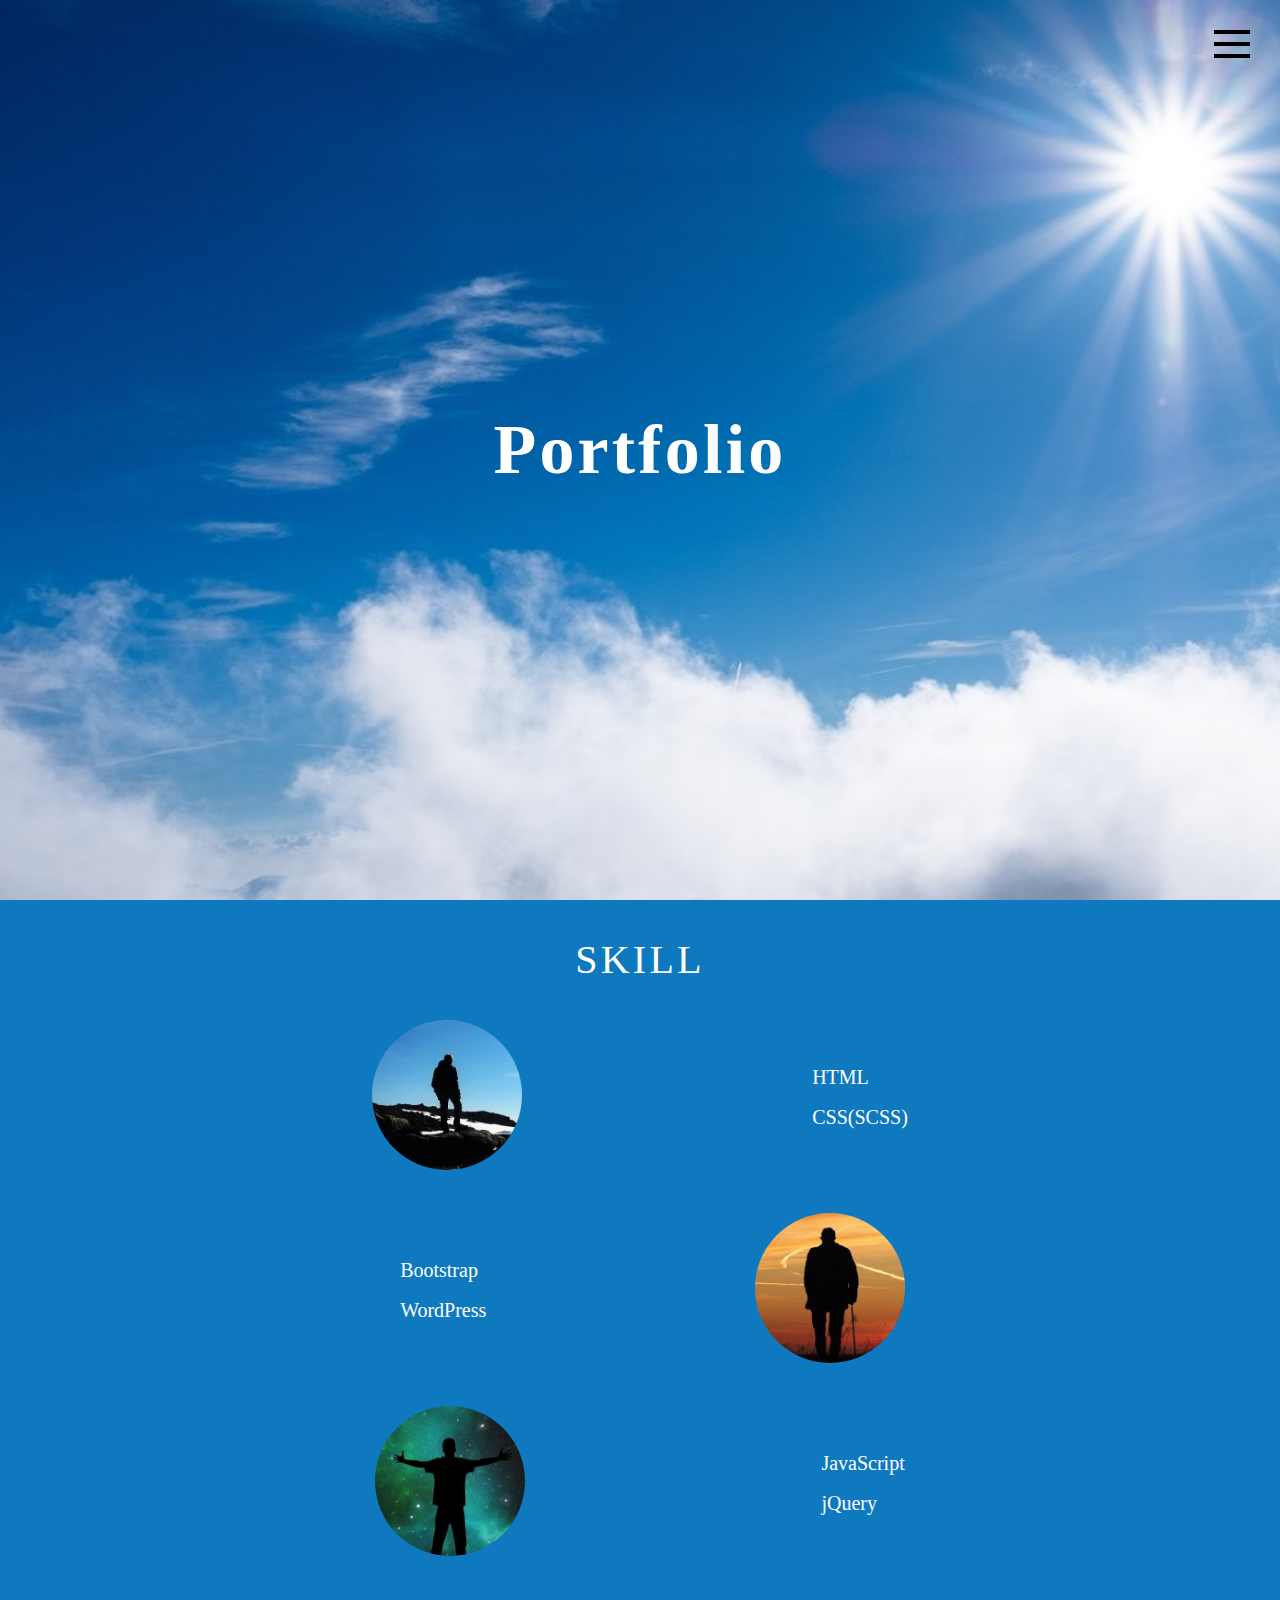
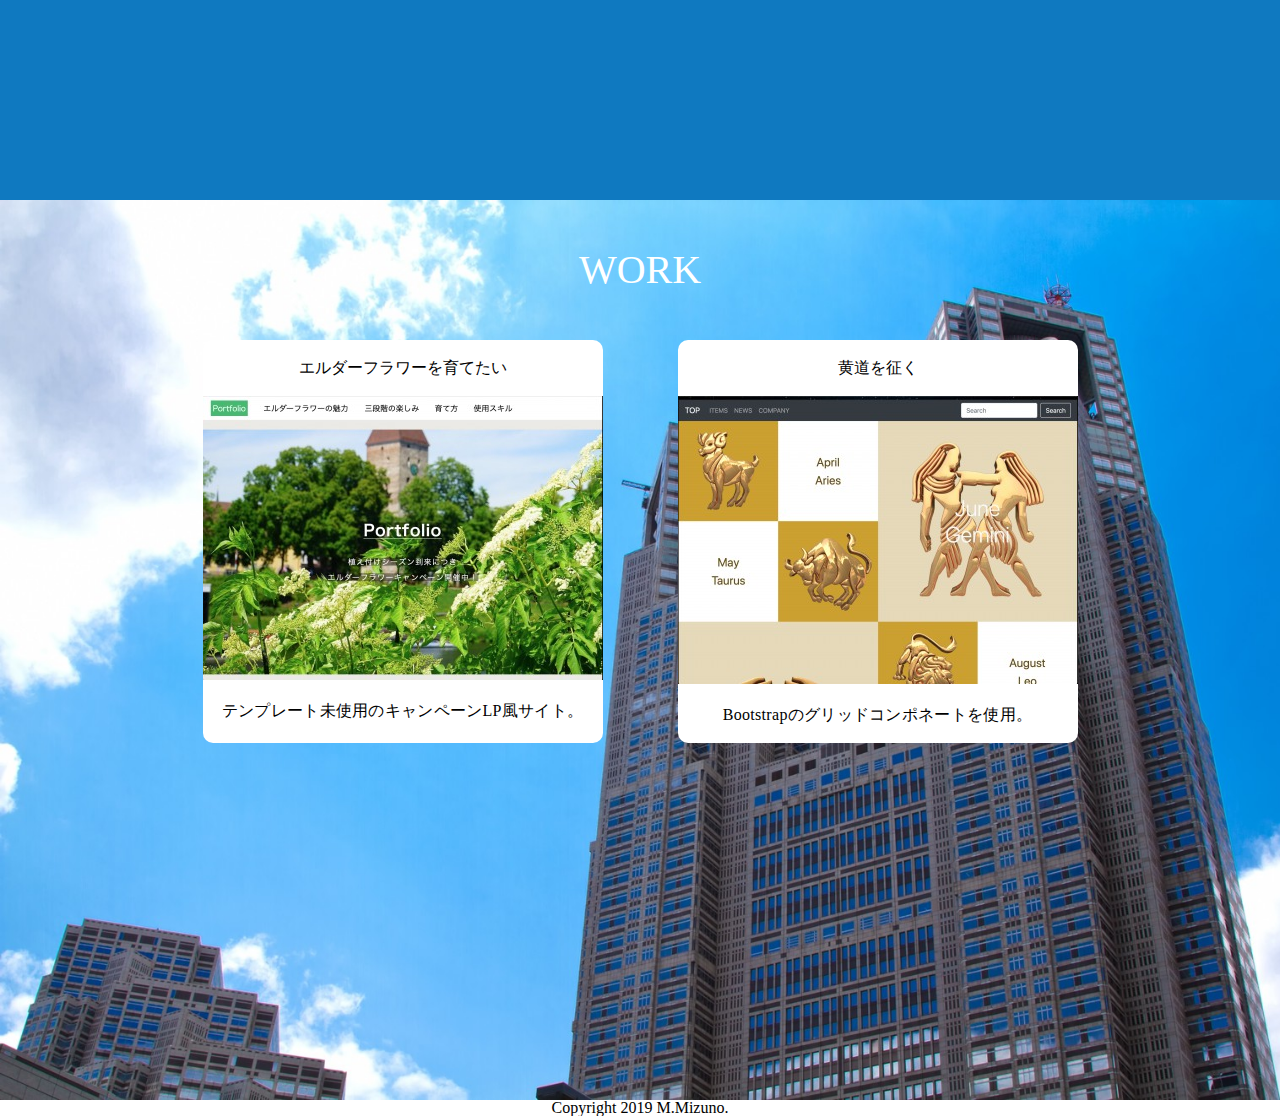
<file: index.html>
<!DOCTYPE html>
<html lang="ja" dir="ltr">
<head>
<meta charset="utf-8">
<meta name="viewport" content="width=device-width, initial-scale=1.0">
<title>Portforio</title>
<link rel="stylesheet" href="https://use.fontawesome.com/releases/v5.8.1/css/all.css" integrity="sha384-50oBUHEmvpQ+1lW4y57PTFmhCaXp0ML5d60M1M7uH2+nqUivzIebhndOJK28anvf" crossorigin="anonymous">
<link rel="stylesheet" href="css/reset.css">
<link rel="stylesheet" href="css/style.css">
</head>
<body>
  <div class="p-body">
    <header>
      <div id="p-header">
        <h1 class="p-header__top--title">
          Portfolio
        </h1>
      </div>
      <div class="u-nav-btn">
        <span></span>
        <span></span>
        <span></span>
      </div>
      <nav class="p-gNav">
        <ul class="p-gNav__list">
          <li>
            <a class="p-gNav__link" href="#p-header">
              TOP
            </a>
          </li>
          <li>
            <a class="p-gNav__link" href="#p-about">
              SKILL
            </a>
          </li>
          <li>
            <a class="p-gNav__link" href="#p-work">
              WORK
            </a>
          </li>
        </ul>
        <div>
          <img class="p-gNav-pic" src="img/nav.png" alt="ガチャ天井">
        </div>
      </nav>
      <div class="overlay"></div>
    </header>
    <div id="p-about">
      <div class="p-about__inner">
        <div class="p-about__title--wrap">
          <h2 class="p-about__title">
            SKILL
          </h2>
        </div>
        <div class="p-about-contents">
          <div class="p-about__photo--wrap">
            <img class="p-about__photo" src="img/photo0.jpg" alt="朝日">
          </div>
          <div class="p-about__text--wrap">
            <p class="p-about__text">HTML</p>
            <p class="p-about__text">CSS(SCSS)</p>
          </div>
        </div>
        <div class="p-about-contents u-about-even">
          <div class="p-about__photo--wrap">
            <img class="p-about__photo" src="img/photo1.jpg" alt="夕暮">
          </div>
          <div class="p-about__text--wrap">
            <p class="p-about__text">Bootstrap</p>
            <p class="p-about__text">WordPress</p>
          </div>
        </div>
        <div class="p-about-contents">
          <div class="p-about__photo--wrap">
            <img class="p-about__photo" src="img/photo2.jpg" alt="白夜">
          </div>
          <div class="p-about__text--wrap">
            <p class="p-about__text">JavaScript</p>
            <p class="p-about__text">jQuery</p>
          </div>
        </div>
      </div>
    </div>
    <div id="p-work">
      <h2 class="p-work__title">
        <span class="p-work__title--bg">WORK</span>
      </h2>
      <div class="p-work-inner-wrap">
        <div class="p-work-inner">
          <a class="p-work-link" target="_blank" href="herb/index.html">
            <p class="p-work-subTitle">エルダーフラワーを育てたい</p>
            <div class="p-work-image-wrap">
              <img src="img/herb.jpg" class="p-work-image" alt="スクラッチサイト">
            </div>
            <p class="p-work-text">
              テンプレート未使用のキャンペーンLP風サイト。
            </p>
          </a>
        </div>
        <div class="p-work-inner">
          <a class="p-work-link" target="_blank" href="bost/index.html">
            <p class="p-work-subTitle">黄道を征く</p>
            <div class="p-work-image-wrap">
              <img src="img/zodi.jpg" class="p-work-image" alt="bootstrap使用サイト">
            </div>
            <p class="p-work-text">
              Bootstrapのグリッドコンポネートを使用。
            </p>
          </a>
        </div>
      </div>
    </div>
    <footer>
      <p class="p-footer-cr">
        Copyright 2019 M.Mizuno.
      </p>
    </footer>
  </div>
<script src="https://ajax.googleapis.com/ajax/libs/jquery/2.2.0/jquery.min.js"></script>
<script src="js/script.js"></script>
</body>
</html>
</file>
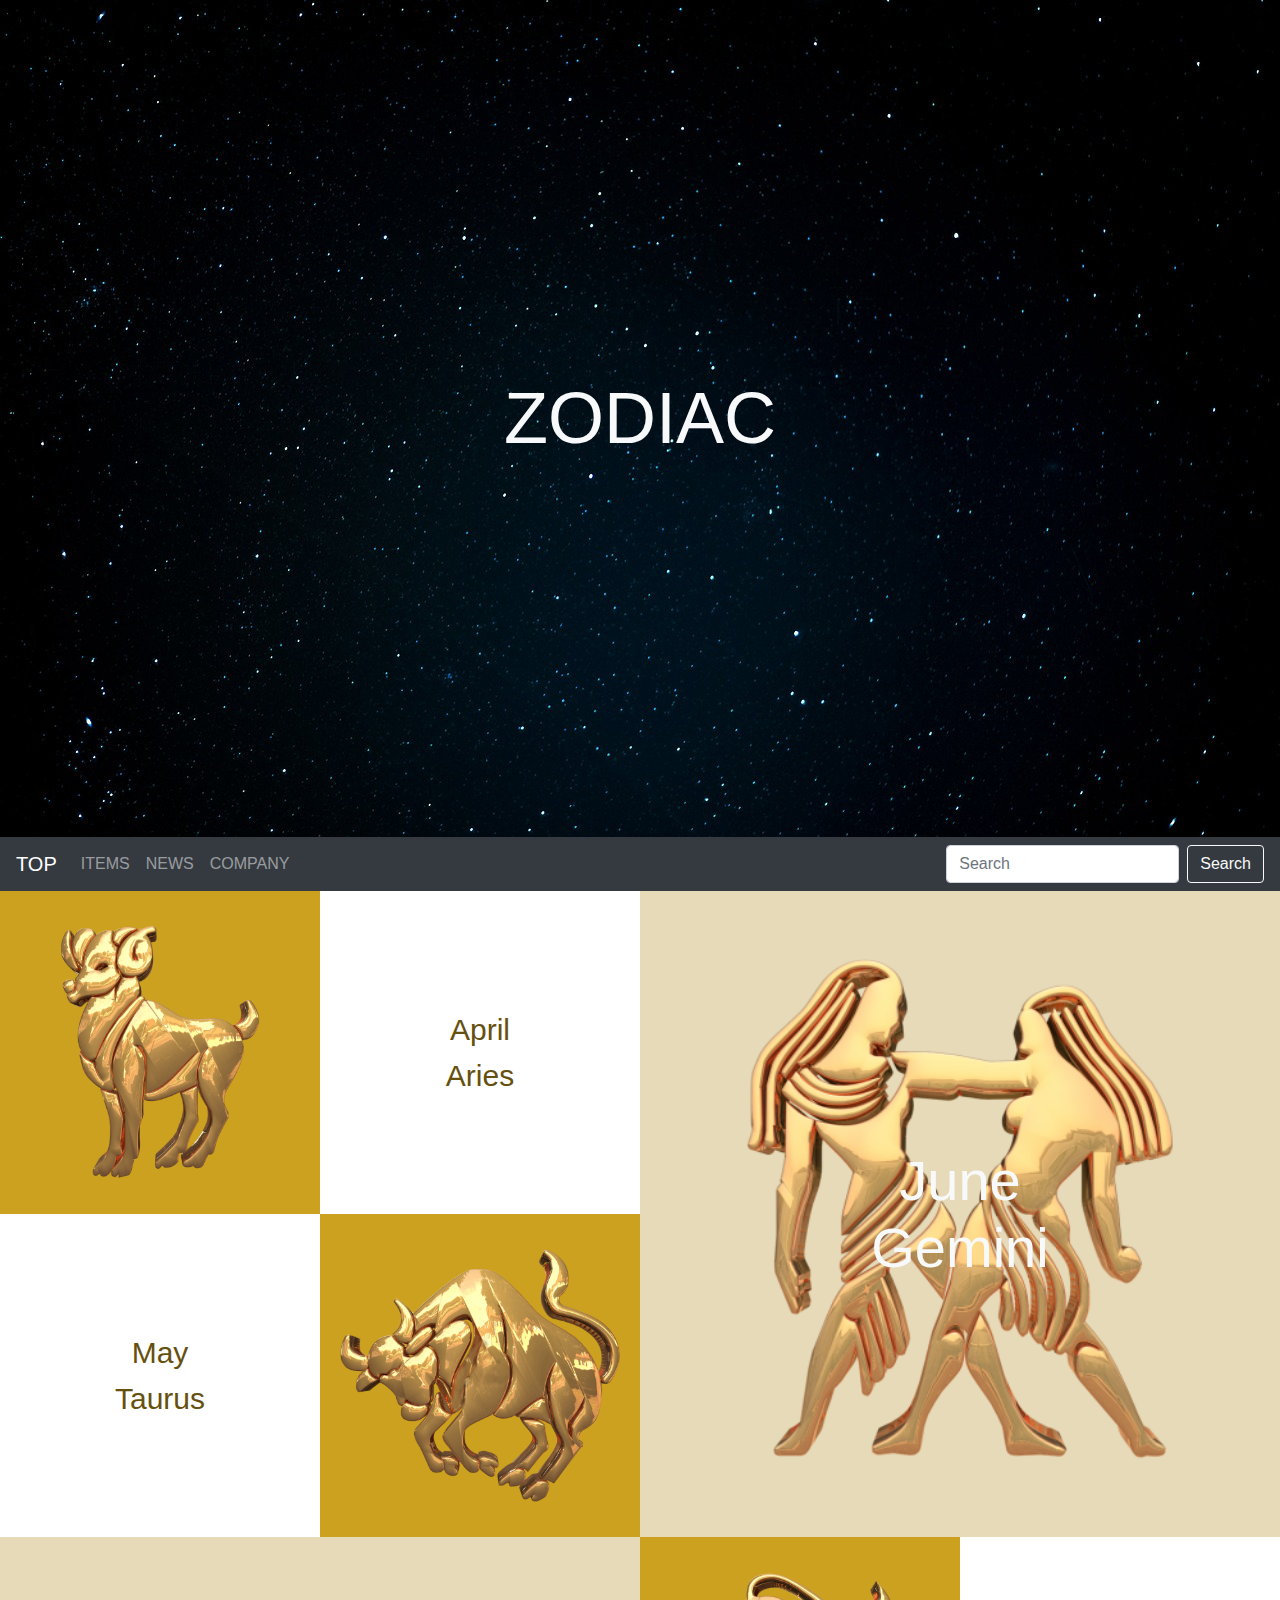
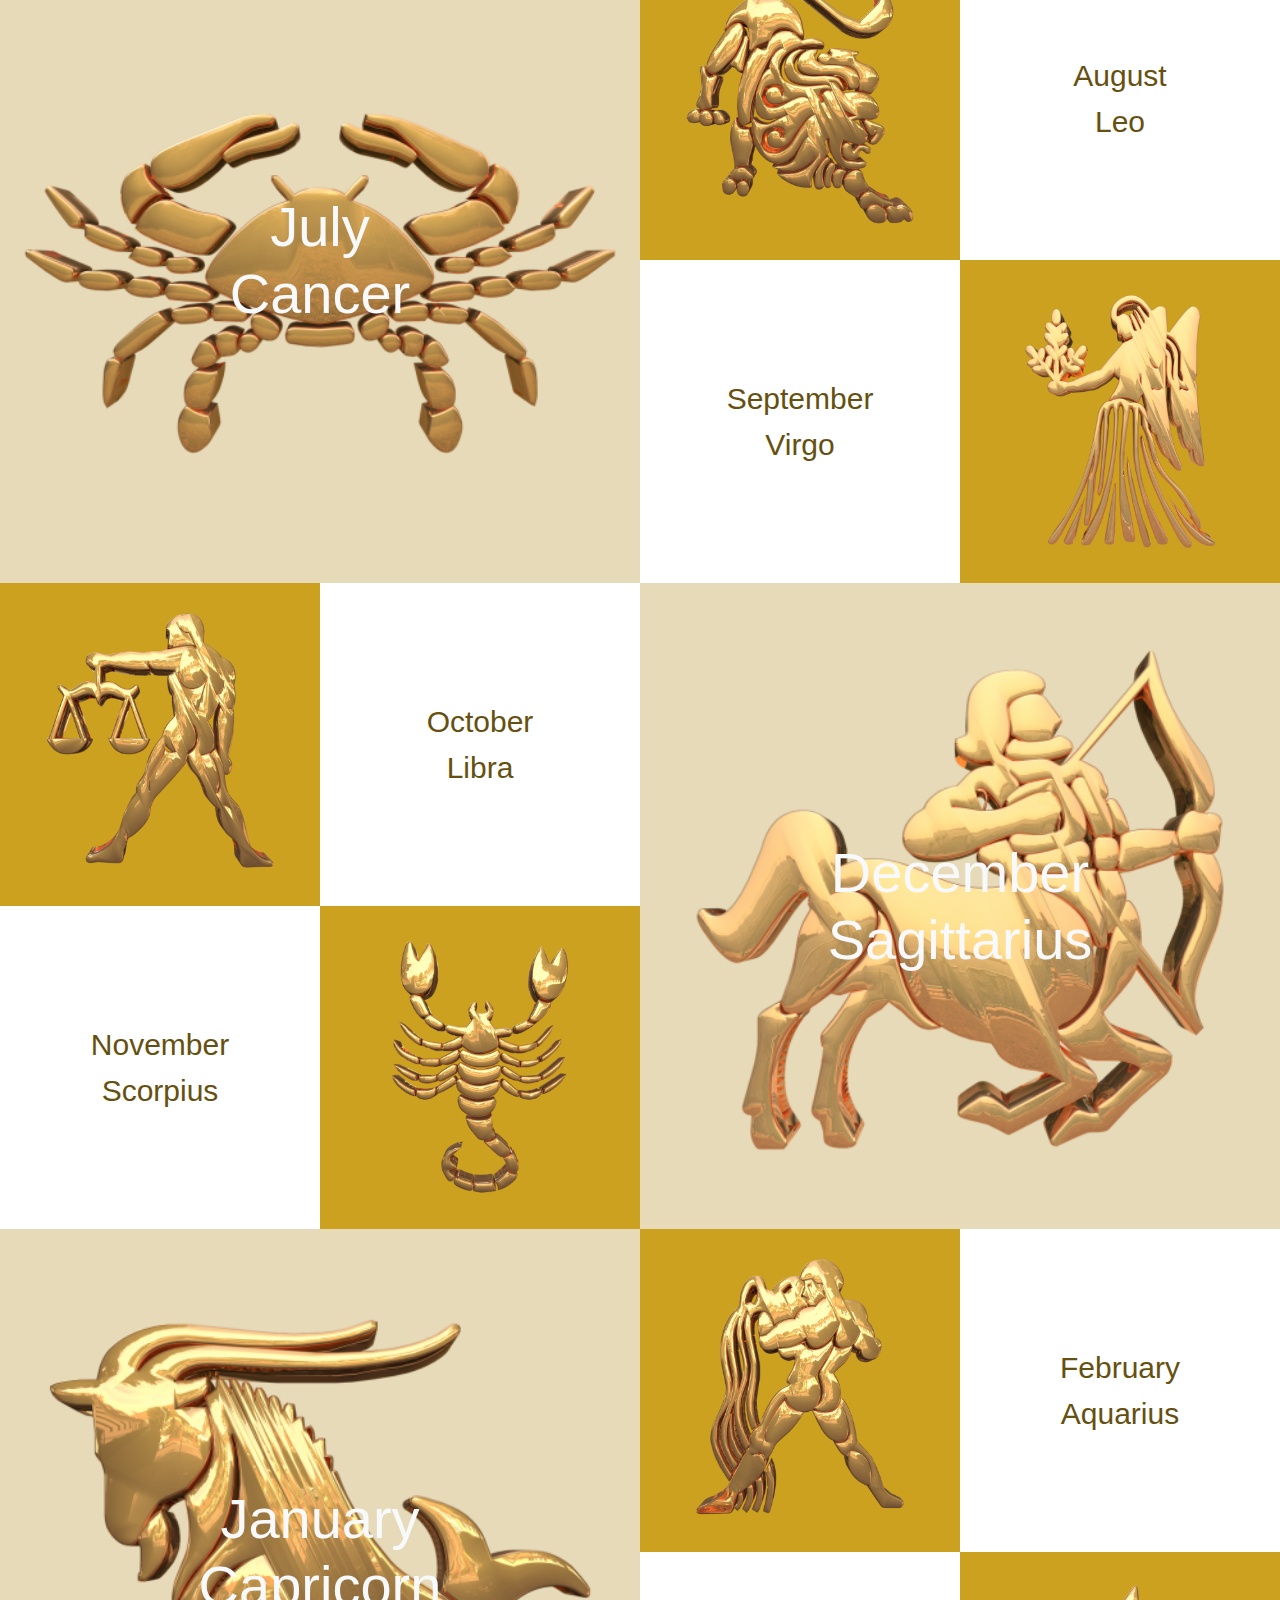
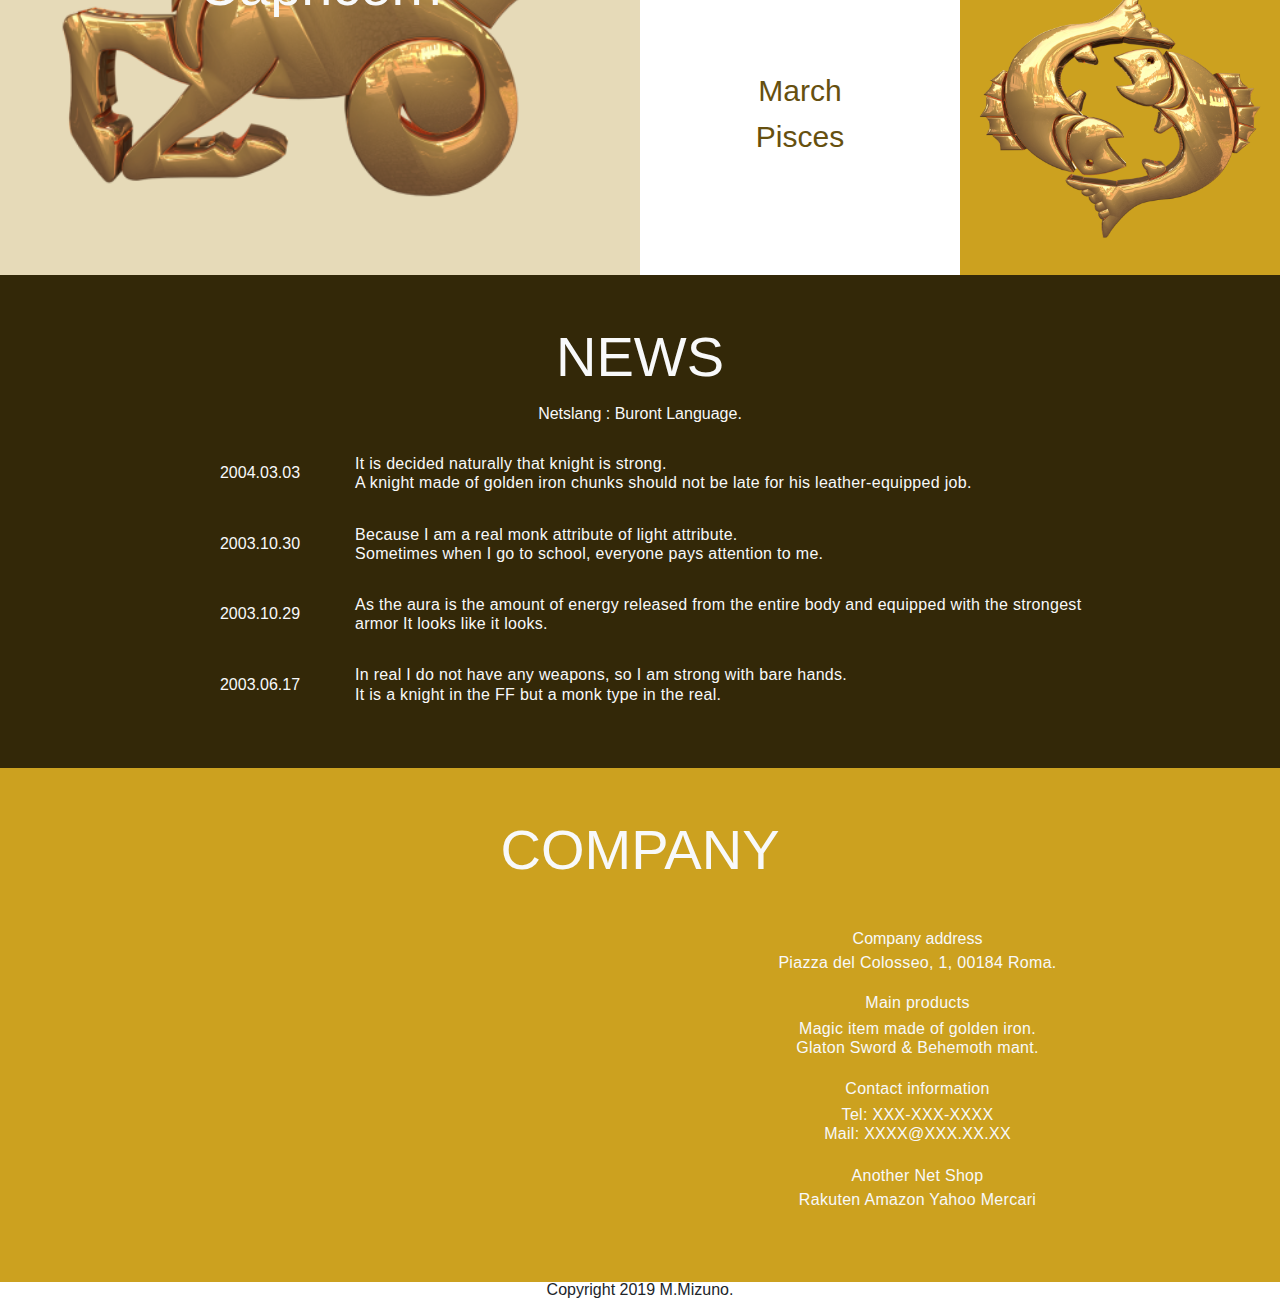
<file: bost/index.html>
<!doctype html>
<html lang="ja">
<head>
<!-- Required meta tags -->
<meta charset="utf-8">
<meta name="viewport" content="width=device-width, initial-scale=1, shrink-to-fit=no">

<!-- Bootstrap CSS -->
<link rel="stylesheet" href="https://stackpath.bootstrapcdn.com/bootstrap/4.3.1/css/bootstrap.min.css" integrity="sha384-ggOyR0iXCbMQv3Xipma34MD+dH/1fQ784/j6cY/iJTQUOhcWr7x9JvoRxT2MZw1T" crossorigin="anonymous">

<link rel="stylesheet" href="css/reset.css">
<link rel="stylesheet" href="css/style.css">
<title>ZODIAC</title>
</head>
<body>
  <header>
    <div class="l-firstView px-0 d-flex align-items-center justify-content-center">
      <h1 class="text-light text-center display-3">
        ZODIAC
      </h1>
    </div>
  </header>
<!-- グローバルナビ -->
  <nav class="navbar navbar-expand-lg navbar-dark bg-dark sticky-top u-nav">
    <a class="navbar-brand" href="#">TOP</a>
    <button class="navbar-toggler" type="button" data-toggle="collapse" data-target="#navbarToggler" aria-controls="navbarToggler" aria-expanded="false" aria-label="Toggle navigation">
      <span class="navbar-toggler-icon"></span>
    </button>
    <div class="collapse navbar-collapse" id="navbarToggler">
      <ul class="navbar-nav mr-auto mt-2 mt-lg-0">
        <li class="nav-item">
          <a class="nav-link" href="#items">ITEMS</a>
        </li>
        <li class="nav-item">
          <a class="nav-link" href="#news">NEWS</a>
        </li>
        <li class="nav-item">
          <a class="nav-link" href="#company">COMPANY</a>
        </li>
      </ul>
      <form class="form-inline my-2 my-lg-0">
        <input class="form-control mr-sm-2" type="search" placeholder="Search">
        <button class="btn btn-outline-light my-2 my-sm-0" type="submit">Search</button>
      </form>
    </div>
  </nav>
<!-- グローバルナビ -->
<!-- 一段目 -->
  <div id="items">
    <div class="container-fluid px-0">
      <div class="row mx-0">
<!-- 小さい画像 -->
        <div class="col-md-6 px-0">
          <div class="row mx-0">
            <div class="col-6 px-0 u-img-bg-s">
              <img class="w-100 h-100" src="img/s_4.png" alt="牡羊座">
            </div>
            <div class="col-6 px-0 u-text-bg">
              <div>
                <p class="u-text-size">
                  April
                </p>
                <p class="u-text-size mt-3">
                  Aries
                </p>
              </div>
            </div>
            <div class="col-6 px-0 u-img-bg-s order-2">
              <img class="w-100 h-100" src="img/s_5.png" alt="牡羊座">
            </div>
            <div class="col-6 px-0 u-text-bg order-1">
              <div>
                <p class="u-text-size">
                  May
                </p>
                <p class="u-text-size mt-3">
                  Taurus
                </p>
              </div>
            </div>
          </div>
        </div>
<!-- 小さい画像 -->
<!-- 大きな画像 -->
        <div class="col-md-6 px-0 u-img-bg-b u-sp-height d-flex">
          <div class="w-100 h-100 u-june">
            <div class="u-text-wrap text-light text-center">
              <p class="display-4">June</p>
              <p class="display-4">Gemini</p>
            </div>
          </div>
<!-- 大きな画像 -->
        </div>
      </div>
    </div>
<!-- 一段目 -->
<!-- 二段目 -->
    <div class="container-fluid px-0">
      <div class="row mx-0">
<!-- 小さい画像 -->
        <div class="col-md-6 px-0 order-md-2">
          <div class="row mx-0">
            <div class="col-6 px-0 u-img-bg-s">
              <img class="w-100 h-100" src="img/s_8.png" alt="獅子座">
            </div>
            <div class="col-6 px-0 u-text-bg">
              <div>
                <p class="u-text-size">
                  August
                </p>
                <p class="u-text-size mt-3">
                  Leo
                </p>
              </div>
            </div>
            <div class="col-6 px-0 u-img-bg-s order-2">
              <img class="w-100 h-100" src="img/s_9.png" alt="乙女座">
            </div>
            <div class="col-6 px-0 u-text-bg order-1">
              <div>
                <p class="u-text-size">
                  September
                </p>
                <p class="u-text-size mt-3">
                  Virgo
                </p>
              </div>
            </div>
          </div>
        </div>
<!-- 小さい画像 -->
<!-- 大きな画像 -->
        <div class="col-md-6 px-0 u-img-bg-b order-md-1 u-sp-height d-flex">
          <div class="w-100 h-100 u-july">
            <div class="u-text-wrap text-light text-center">
              <p class="display-4">July</p>
              <p class="display-4">Cancer</p>
            </div>
          </div>
        </div>
<!-- 大きな画像 -->
      </div>
    </div>
<!-- 二段目 -->
<!-- 三段目 -->
    <div class="container-fluid px-0">
      <div class="row mx-0">
<!-- 小さい画像 -->
        <div class="col-md-6 px-0">
          <div class="row mx-0">
            <div class="col-6 px-0 u-img-bg-s">
              <img class="w-100 h-100" src="img/s_10.png" alt="天秤座">
            </div>
            <div class="col-6 px-0 u-text-bg">
              <div>
                <p class="u-text-size">
                  October
                </p>
                <p class="u-text-size mt-3">
                  Libra
                </p>
              </div>
            </div>
            <div class="col-6 px-0 u-img-bg-s order-2">
              <img class="w-100 h-100" src="img/s_11.png" alt="蠍座">
            </div>
            <div class="col-6 px-0 u-text-bg order-1">
              <div>
                <p class="u-text-size">
                  November
                </p>
                <p class="u-text-size mt-3">
                  Scorpius
                </p>
              </div>
            </div>
          </div>
        </div>
<!-- 小さい画像 -->
<!-- 大きな画像 -->
        <div class="col-md-6 px-0 u-img-bg-b u-sp-height d-flex">
          <div class="w-100 h-100 u-december">
            <div class="u-text-wrap text-light text-center">
              <p class="display-4">December</p>
              <p class="display-4">Sagittarius</p>
            </div>
          </div>
        </div>
<!-- 大きな画像 -->
      </div>
    </div>
<!-- 三段目 -->
<!-- 四段目 -->
    <div class="container-fluid px-0">
      <div class="row mx-0">
<!-- 小さい画像 -->
        <div class="col-md-6 px-0 order-md-2">
          <div class="row mx-0">
            <div class="col-6 px-0 u-img-bg-s">
              <img class="w-100 h-100" src="img/s_2.png" alt="水瓶座">
            </div>
            <div class="col-6 px-0 u-text-bg">
              <div>
                <p class="u-text-size">
                  February
                </p>
                <p class="u-text-size mt-3">
                  Aquarius
                </p>
              </div>
            </div>
            <div class="col-6 px-0 u-img-bg-s order-2">
              <img class="w-100 h-100" src="img/s_3.png" alt="魚座">
            </div>
            <div class="col-6 px-0 u-text-bg text-center order-1">
              <div>
                <p class="u-text-size">
                  March
                </p>
                <p class="u-text-size mt-3">
                  Pisces
                </p>
              </div>
            </div>
          </div>
        </div>
<!-- 小さい画像 -->
<!-- 大きな画像 -->
        <div class="col-md-6 px-0 u-img-bg-b order-md-1 u-sp-height d-flex">
          <div class="w-100 h-100 u-january">
            <div class="u-text-wrap text-light text-center">
              <p class="display-4">January</p>
              <p class="display-4">Capricorn</p>
            </div>
          </div>
        </div>
<!-- 大きな画像 -->
      </div>
    </div>
<!-- 四段目 -->
  </div>
  <div id="news" class="text-light py-5">
    <h2 class="display-4 text-center">
      NEWS
    </h2>
    <p class="text-center my-3">
      Netslang : Buront Language.
    </p>
    <div class="container px-0">
      <div class="row mx-0 py-3 justify-content-center">
        <div class="col-md-2 px-0 d-flex align-items-center justify-content-center">
          <p>
            2004.03.03
          </p>
        </div>
        <div class="col-md-8 px-0">
          <p class="u-fontSpace">
            It is decided naturally that knight is strong.<br>
            A knight made of golden iron chunks should not be late for his leather-equipped job.
          </p>
        </div>
      </div>
      <div class="row mx-0 py-3 justify-content-center">
        <div class="col-md-2 px-0 d-flex align-items-center justify-content-center">
          <p>
            2003.10.30
          </p>
        </div>
        <div class="col-md-8 px-0">
          <p class="u-fontSpace">
            Because I am a real monk attribute of light attribute.<br>
            Sometimes when I go to school, everyone pays attention to me.
          </p>
        </div>
      </div>
      <div class="row mx-0 py-3 justify-content-center">
        <div class="col-md-2 px-0 d-flex align-items-center justify-content-center">
          <p>
            2003.10.29
          </p>
        </div>
        <div class="col-md-8 px-0">
          <p class="u-fontSpace">
            As the aura is the amount of energy released from the entire body and equipped with the strongest armor It looks like it looks.
          </p>
        </div>
      </div>
      <div class="row mx-0 py-3 justify-content-center">
        <div class="col-md-2 px-0 d-flex align-items-center justify-content-center">
          <p>
            2003.06.17
          </p>
        </div>
        <div class="col-md-8 px-0">
          <p class="u-fontSpace">
            In real I do not have any weapons, so I am strong with bare hands.<br>
            It is a knight in the FF but a monk type in the real.
          </p>
        </div>
      </div>
    </div>
  </div>
  <footer>
    <div id="company" class="py-5 text-light">
      <h2 class="display-4 text-center">
        COMPANY
      </h2>
      <div class="container">
        <div class="row mx-0 justify-content-around mt-5">
          <div class="col-lg-5 px-0 text-center">
            <div class="gmap">
              <iframe src="https://www.google.com/maps/embed?pb=!1m18!1m12!1m3!1d905.6158569746224!2d12.491504340504845!3d41.89019790616029!2m3!1f0!2f0!3f0!3m2!1i1024!2i768!4f13.1!3m3!1m2!1s0x132f61b6532013ad%3A0x28f1c82e908503c4!2z44Kz44Ot44OD44K744Kq!5e1!3m2!1sja!2sjp!4v1557201288552!5m2!1sja!2sjp" frameborder="0" style="border:0" allowfullscreen></iframe>
            </div>
          </div>
          <div class="col-lg-5 px-0 mt-3 mt-lg-0 text-center">
            <p class="u-lettere">
              Company address
            </p>
            <p class="u-letter mt-2">
              Piazza del Colosseo, 1, 00184 Roma.
            </p>
            <p class="u-letter mt-4">
              Main products
            </p>
            <p class="u-fontSpace mt-2">
              Magic item made of golden iron.<br>
              Glaton Sword & Behemoth mant.
            </p>
            <p class="u-letter mt-4">
              Contact information
            </p>
            <p class="u-fontSpace mt-2">
              Tel: XXX-XXX-XXXX<br>
              Mail: XXXX@XXX.XX.XX
            </p>
            <p class="u-letter mt-4">
              Another Net Shop
            </p>
            <p class="u-letter mt-2">
              Rakuten Amazon Yahoo Mercari
            </p>
          </div>
        </div>
      </div>
    </div>
    <div class="text-center">
      <p>
        Copyright 2019 M.Mizuno.
      </p>
    </div>
  </footer>
<!-- Optional JavaScript -->
<!-- jQuery first, then Popper.js, then Bootstrap JS -->
<script src="https://ajax.googleapis.com/ajax/libs/jquery/2.2.0/jquery.min.js"></script>
<!-- <script src="https://code.jquery.com/jquery-3.3.1.slim.min.js" integrity="sha384-q8i/X+965DzO0rT7abK41JStQIAqVgRVzpbzo5smXKp4YfRvH+8abtTE1Pi6jizo" crossorigin="anonymous"></script> -->
<script src="https://cdnjs.cloudflare.com/ajax/libs/popper.js/1.14.7/umd/popper.min.js" integrity="sha384-UO2eT0CpHqdSJQ6hJty5KVphtPhzWj9WO1clHTMGa3JDZwrnQq4sF86dIHNDz0W1" crossorigin="anonymous"></script>
<script src="https://stackpath.bootstrapcdn.com/bootstrap/4.3.1/js/bootstrap.min.js" integrity="sha384-JjSmVgyd0p3pXB1rRibZUAYoIIy6OrQ6VrjIEaFf/nJGzIxFDsf4x0xIM+B07jRM" crossorigin="anonymous"></script>
<script src="js/script.js"></script>
</body>
</html>
</file>
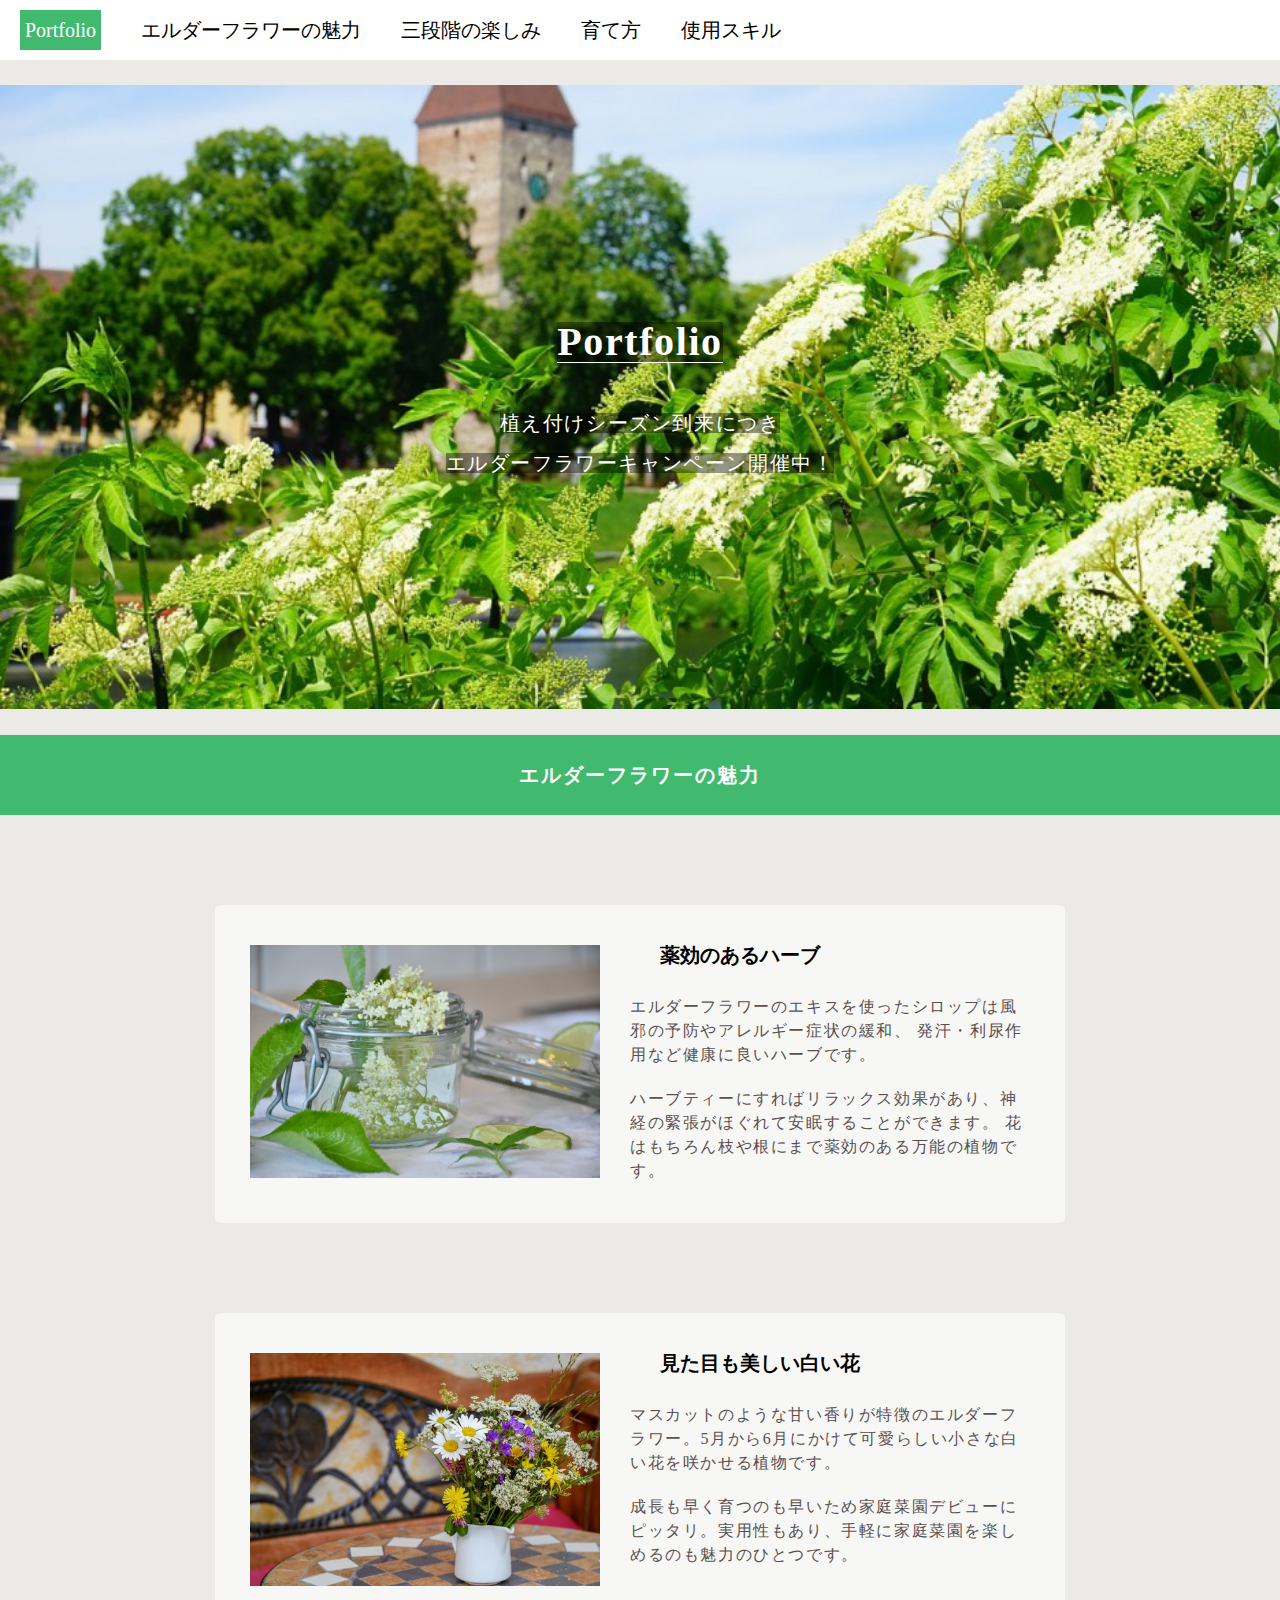
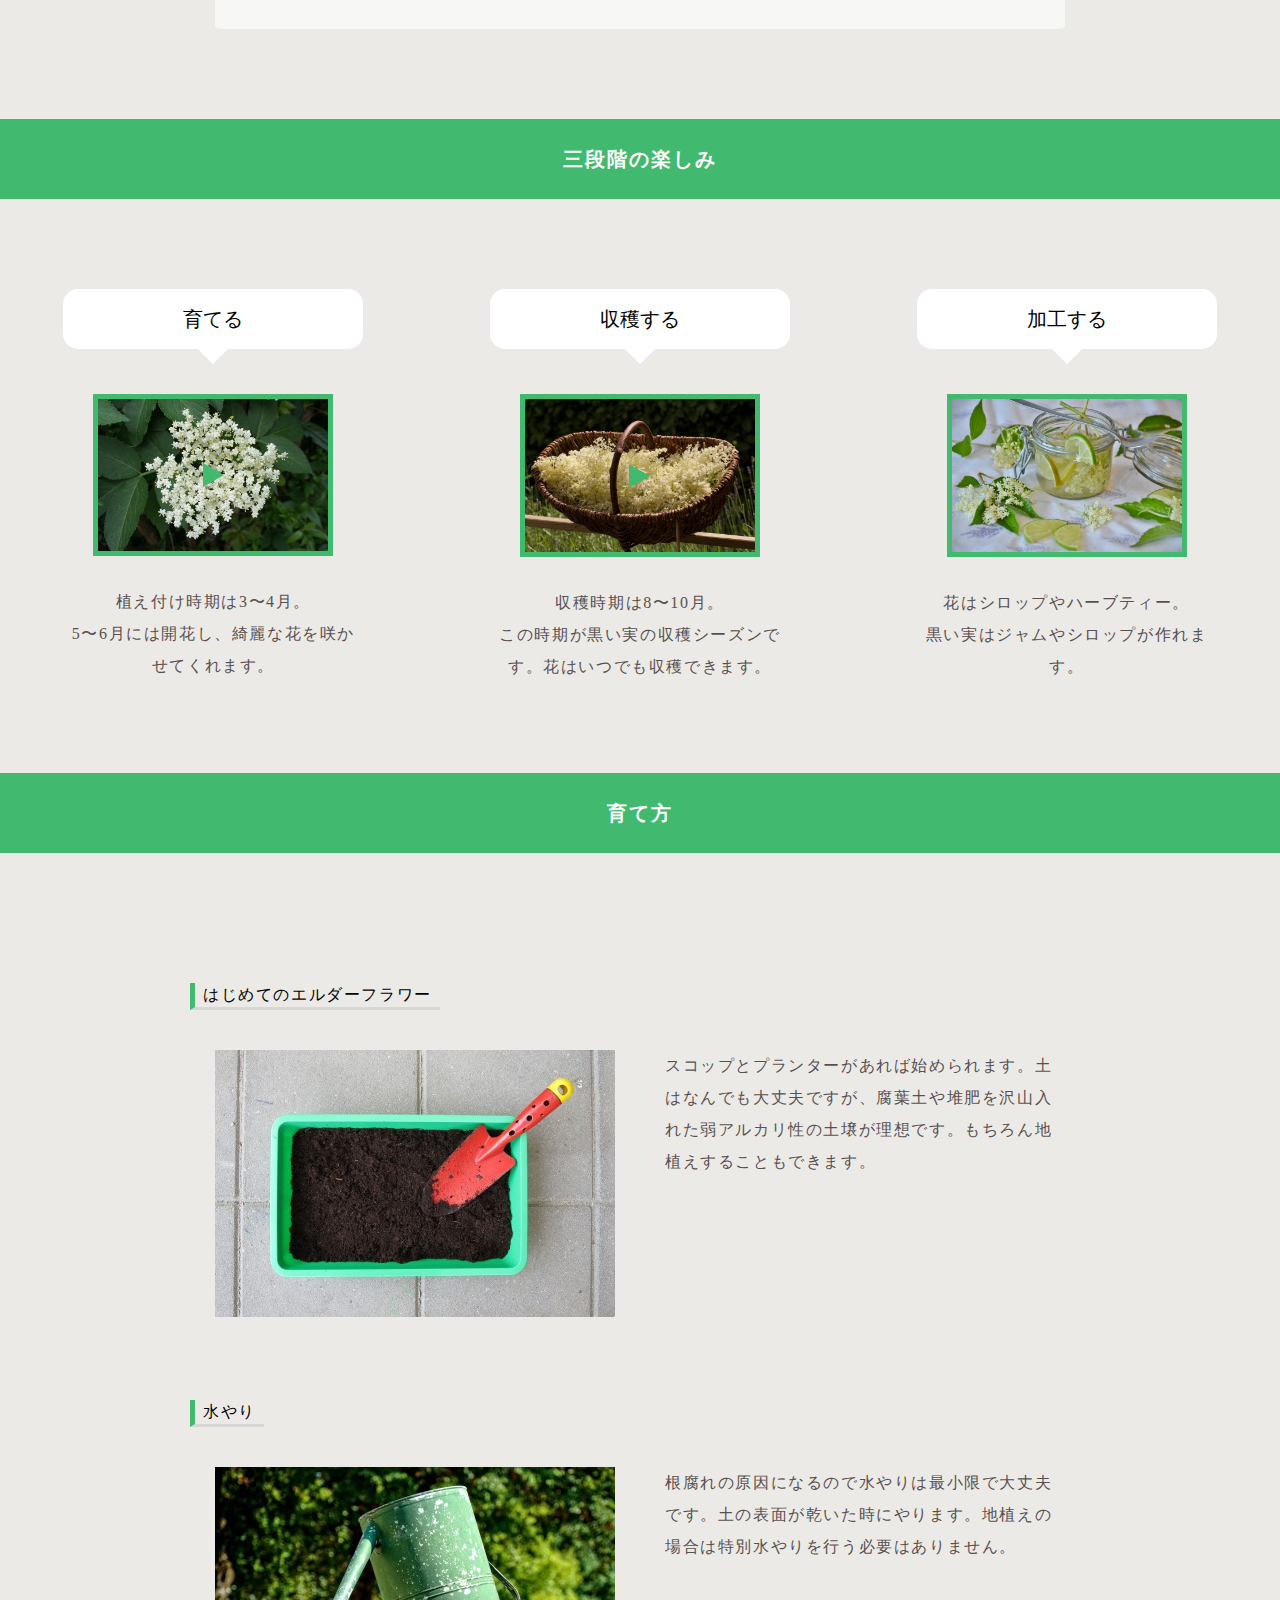
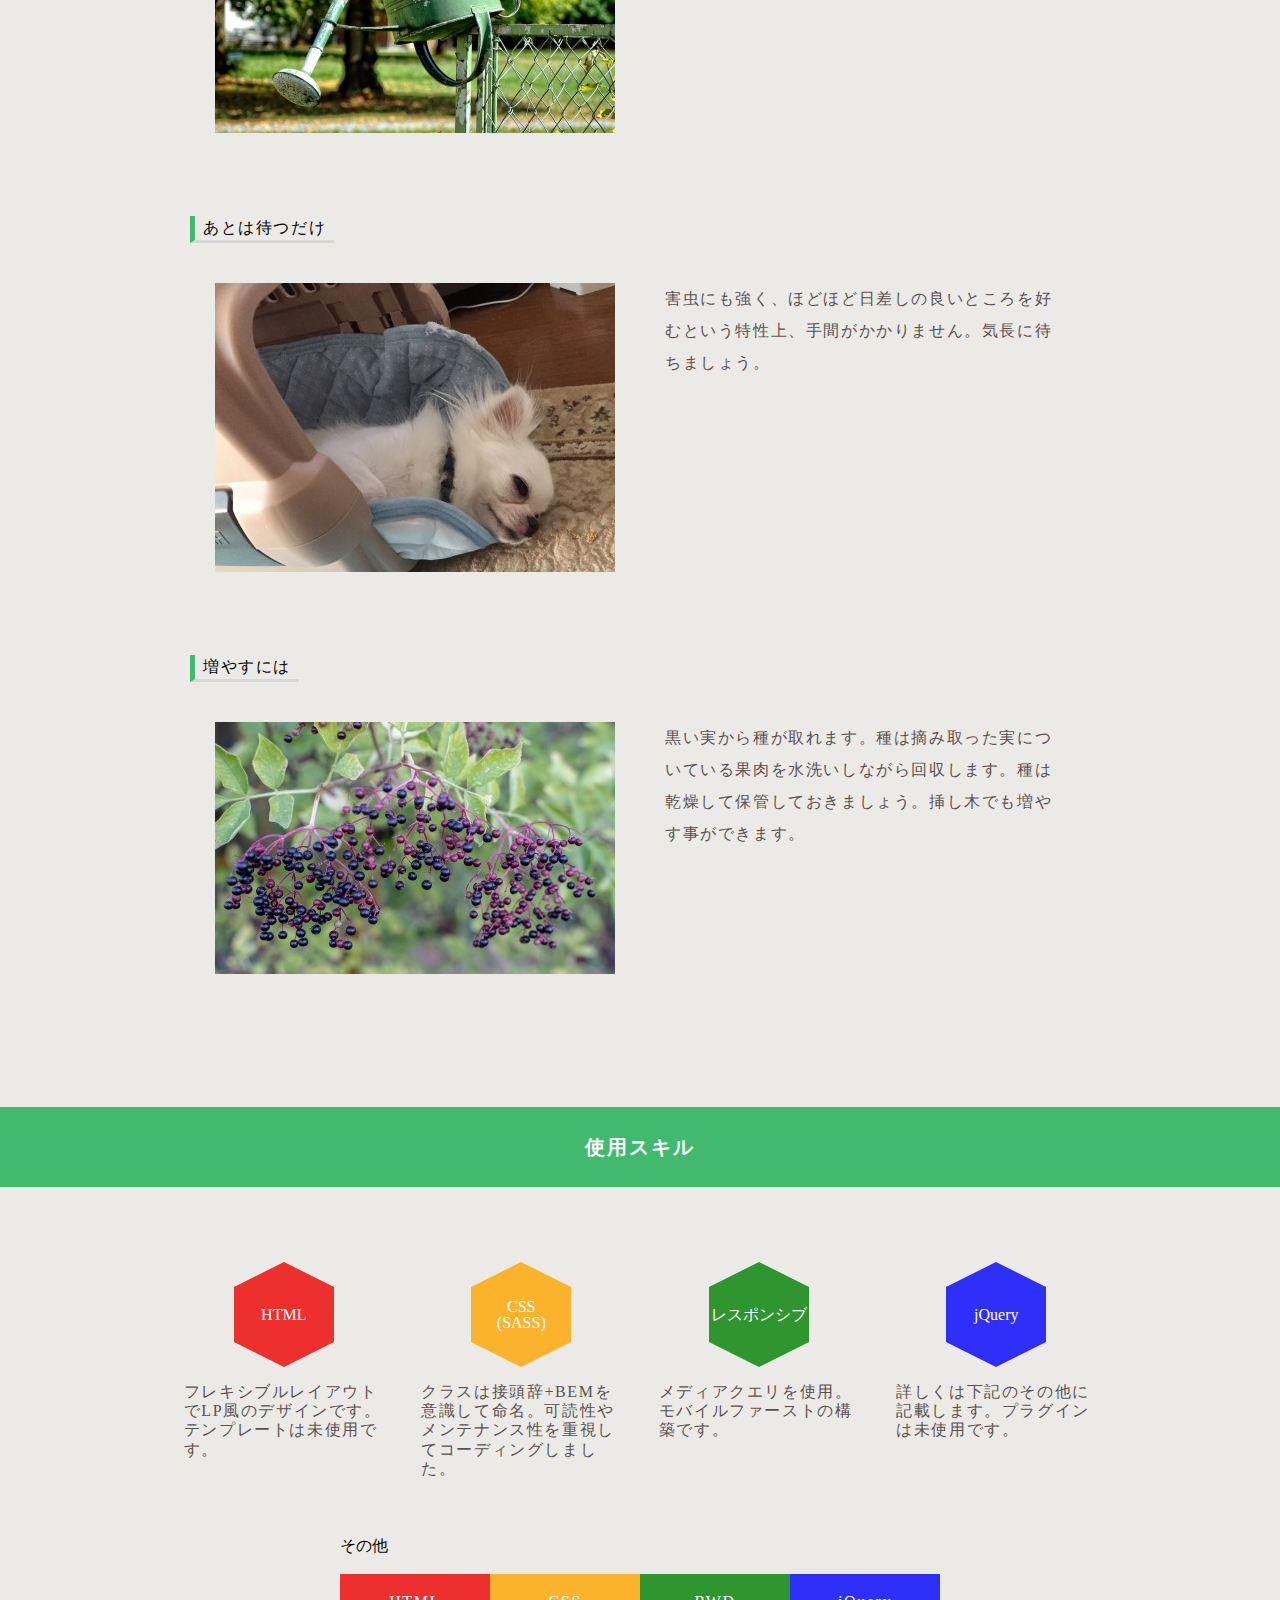
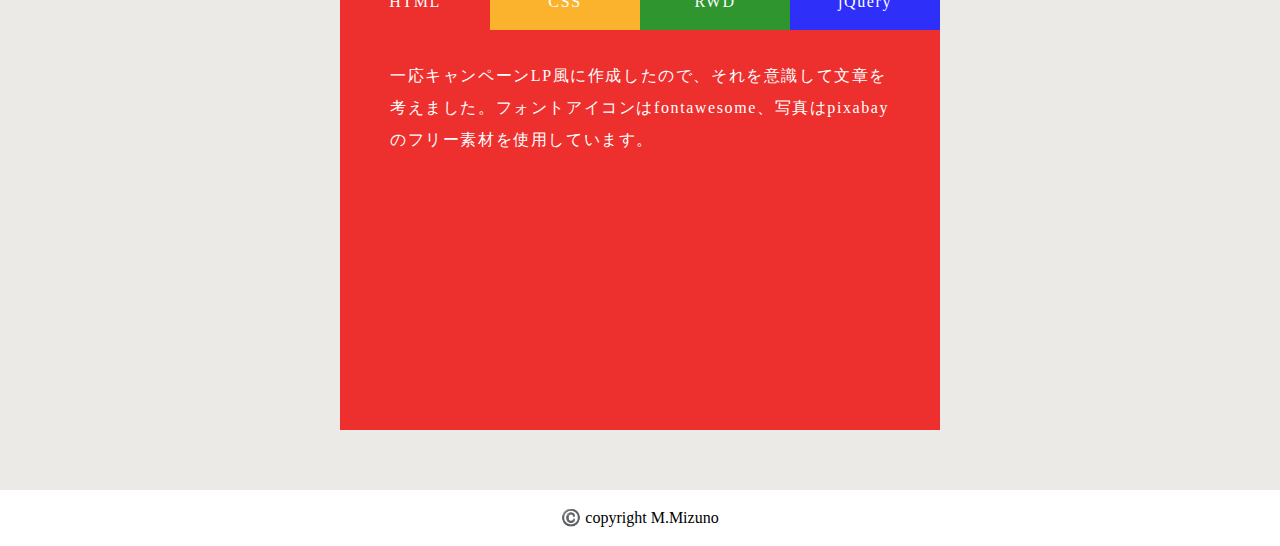
<file: herb/index.html>
<!DOCTYPE html>
<html lang="ja" dir="ltr">
<head>
<meta charset="utf-8">
<meta name="viewport" content="width=device-width, initial-scale=1.0">
<title>LP風ポートフォリオ</title>
<link rel="stylesheet" href="css/reset.css">
<link rel="stylesheet" href="css/style.css">
<link rel="stylesheet" href="https://use.fontawesome.com/releases/v5.8.1/css/all.css" integrity="sha384-50oBUHEmvpQ+1lW4y57PTFmhCaXp0ML5d60M1M7uH2+nqUivzIebhndOJK28anvf" crossorigin="anonymous">
</head>
<body>
  <header>
    <div class="p-header__gNav--wrap">
      <nav class="p-header__gNav">
        <div class="p-header__sp--menu--wrap">
          <a class="p-header__sp--topLink" href="#">
            <p>
              portfolio
            </p>
          </a>
          <div id="p-header__sp--menuIcon--wrap">
            <ul class="p-header__sp--menu--iconList">
              <li></li>
              <li></li>
              <li></li>
            </ul>
          </div>
        </div>
        <ul class="p-header__gNav--list">
          <li>
            <a class="p-header__pc--topLink" href="#">
              <p>
                Portfolio
              </p>
            </a>
          </li>
          <li>
            <ul class="p-header__gNav--inner--list">
              <li>
                <a class="p-header__gNav--link" href="#p-main__about">
                  エルダーフラワーの魅力
                </a>
              </li>
              <li>
                <a class="p-header__gNav--link" href="#p-main__enjoy">
                  三段階の楽しみ
                </a>
              </li>
              <li>
                <a class="p-header__gNav--link" href="#p-main__leveling">
                  育て方
                </a>
              </li>
              <li>
                <a class="p-header__gNav--link" href="#p-footer__skill">
                  使用スキル
                </a>
              </li>
            </ul>
          </li>
        </ul>
      </nav>
    </div>
    <div class="p-header">
      <div class="p-header__inner">
        <div class="p-header__text--wrap">
          <h1 class="p-header__top--title">
            Portfolio
          </h1>
          <div class="p-header__top--text--outer">
            <p class="p-header__top--subTitle">
              植え付けシーズン到来につき
            </p>
            <p class="p-header__top--text">
              エルダーフラワーキャンペーン開催中！
            </p>
          </div>
        </div>
      </div>
    </div>
  </header>
  <div id="p-main__about">
    <h2 class="p-main__about--title">
      エルダーフラワーの魅力
    </h2>
    <div class="p-main__about--inner">
      <ul class="p-main__about--list">
        <li>
          <div class="p-main__about--photo--wrap">
            <img class="p-main__about--photo" src="img/s_img1.jpg" alt="エルダーハーブシロップ">
          </div>
          <dl class="p-main__about--inner--list">
            <dt>
              <p class="p-main__about--subTitle">
                薬効のあるハーブ
              </p>
            </dt>
            <dd>
              <p class="p-main__about--text">
                エルダーフラワーのエキスを使ったシロップは風邪の予防やアレルギー症状の緩和、
                発汗・利尿作用など健康に良いハーブです。
              </p>
            </dd>
            <dd>
              <p class="p-main__about--text">
                ハーブティーにすればリラックス効果があり、神経の緊張がほぐれて安眠することができます。
                花はもちろん枝や根にまで薬効のある万能の植物です。
              </p>
            </dd>
          </dl>
        </li>
        <li>
          <div class="p-main__about--photo--wrap">
            <img class="p-main__about--photo" src="img/s_img9.jpg" alt="エルダーハーブ インテリア">
          </div>
          <dl class="p-main__about--inner--list">
            <dt>
              <p class="p-main__about--subTitle">
                見た目も美しい白い花
              </p>
            </dt>
            <dd>
              <p class="p-main__about--text">
                マスカットのような甘い香りが特徴のエルダーフラワー。5月から6月にかけて可愛らしい小さな白い花を咲かせる植物です。
              </p>
            </dd>
            <dd>
              <p class="p-main__about--text">
                成長も早く育つのも早いため家庭菜園デビューにピッタリ。実用性もあり、手軽に家庭菜園を楽しめるのも魅力のひとつです。
              </p>
            </dd>
          </dl>
        </li>
      </ul>
    </div>
  </div>
  <div id="p-main__enjoy">
    <h2 class="p-main__enjoy--title">
      三段階の楽しみ
    </h2>
    <div class="p-main__enjoy--inner">
      <ul class="p-main__enjoy--list">
        <li>
          <p class="p-main__enjoy--subTitle">
            育てる
          </p>
          <ul class="p-main__enjoy--inner--list">
            <li>
              <div class="p-main__enjoy--photo--wrap u-enjoy-arrow">
                <img class="p-main__enjoy--photo" src="img/s_enjoy0.jpg" alt="白いエルダーフラワー">
              </div>
              <p class="p-main__enjoy--text">
                植え付け時期は3〜4月。<br>5〜6月には開花し、綺麗な花を咲かせてくれます。
              </p>
            </li>
          </ul>
        </li>
        <li>
          <p class="p-main__enjoy--subTitle">
            収穫する
          </p>
          <ul class="p-main__enjoy--inner--list">
            <li>
              <div class="p-main__enjoy--photo--wrap u-enjoy-arrow">
                <img class="p-main__enjoy--photo" src="img/s_enjoy1.jpg" alt="乾燥エルダーフラワー">
              </div>
              <p class="p-main__enjoy--text">
                収穫時期は8〜10月。<br>この時期が黒い実の収穫シーズンです。花はいつでも収穫できます。
              </p>
            </li>
          </ul>
        </li>
        <li>
          <p class="p-main__enjoy--subTitle">
            加工する
          </p>
          <ul class="p-main__enjoy--inner--list">
            <li>
              <div class="p-main__enjoy--photo--wrap">
                <img class="p-main__enjoy--photo" src="img/s_enjoy2.jpg" alt="エルダーフラワーシロップとライム">
              </div>
              <p class="p-main__enjoy--text">
                花はシロップやハーブティー。<br>
                黒い実はジャムやシロップが作れます。
              </p>
            </li>
          </ul>
        </li>
      </ul>
    </div>
  </div>
  <div id="p-main__leveling">
    <h2 class="p-main__leveling--title">
      育て方
    </h2>
    <div class="p-main__leveling--inner">
      <ul class="p-main__leveling--list">
        <li>
          <p class="p-main__leveling--subTitle">
            はじめてのエルダーフラワー
          </p>
          <ul class="p-main__leveling--innerList">
            <li>
              <div class="p-main__leveling--photo--wrap">
                <img class="p-main__leveling--photo" src="img/s_limg0.jpg" alt="スコップとプランター">
              </div>
              <div class="p-main__leveling--text--wrap">
                <p class="p-main__leveling--text">
                  スコップとプランターがあれば始められます。土はなんでも大丈夫ですが、腐葉土や堆肥を沢山入れた弱アルカリ性の土壌が理想です。もちろん地植えすることもできます。
                </p>
              </div>
            </li>
          </ul>
        </li>
        <li>
          <p class="p-main__leveling--subTitle">
            水やり
          </p>
          <ul class="p-main__leveling--innerList">
            <li>
              <div class="p-main__leveling--photo--wrap">
                <img class="p-main__leveling--photo" src="img/s_limg1.jpg" alt="ジョウロ">
              </div>
              <div class="p-main__leveling--text--wrap">
                <p class="p-main__leveling--text">
                  根腐れの原因になるので水やりは最小限で大丈夫です。土の表面が乾いた時にやります。地植えの場合は特別水やりを行う必要はありません。
                </p>
              </div>
            </li>
          </ul>
        </li>
        <li>
          <p class="p-main__leveling--subTitle">
            あとは待つだけ
          </p>
          <ul class="p-main__leveling--innerList">
            <li>
              <div class="p-main__leveling--photo--wrap">
                <img class="p-main__leveling--photo u__leveling-scale" src="img/s_limg2.jpg" alt="寝ている犬">
              </div>
              <div class="p-main__leveling--text--wrap">
                <p class="p-main__leveling--text">
                  害虫にも強く、ほどほど日差しの良いところを好むという特性上、手間がかかりません。気長に待ちましょう。
                </p>
              </div>
            </li>
          </ul>
        </li>
        <li>
          <p class="p-main__leveling--subTitle">
            増やすには
          </p>
          <ul class="p-main__leveling--innerList">
            <li>
              <div class="p-main__leveling--photo--wrap">
                <img class="p-main__leveling--photo" src="img/s_limg3.jpg" alt="エルダーフラワーの実">
              </div>
              <div class="p-main__leveling--text--wrap">
                <p class="p-main__leveling--text">
                  黒い実から種が取れます。種は摘み取った実についている果肉を水洗いしながら回収します。種は乾燥して保管しておきましょう。挿し木でも増やす事ができます。
                </p>
              </div>
            </li>
          </ul>
        </li>
      </ul>
    </div>
  </div>
  <footer>
    <div id="p-footer__skill">
      <h2 class="p-footer__skill--title">
        使用スキル
      </h2>
      <div class="p-footer__skill--inner">
        <ul class="p-footer__skill--list">
          <li>
            <div class="p-footer__skill--subTitle--wrap">
              <p class="p-footer__skill--subTitle--html">
                HTML
              </p>
            </div>
            <p class="p-footer__skill--text">
              フレキシブルレイアウトでLP風のデザインです。テンプレートは未使用です。
            </p>
          </li>
          <li>
            <div class="p-footer__skill--subTitle--wrap">
              <p class="p-footer__skill--subTitle--css">
                CSS<br>(SASS)
              </p>
            </div>
            <p class="p-footer__skill--text">
              クラスは接頭辞+BEMを意識して命名。可読性やメンテナンス性を重視してコーディングしました。
            </p>
          </li>
          <li>
            <div class="p-footer__skill--subTitle--wrap">
              <p class="p-footer__skill--subTitle--response">
                レスポンシブ
              </p>
            </div>
            <p class="p-footer__skill--text">
              メディアクエリを使用。<br>モバイルファーストの構築です。
            </p>
          </li>
          <li>
            <div class="p-footer__skill--subTitle--wrap">
              <p class="p-footer__skill--subTitle--jquery">
                jQuery
              </p>
            </div>
            <p class="p-footer__skill--text">
              詳しくは下記のその他に記載します。プラグインは未使用です。
            </p>
          </li>
        </ul>
        <div class="p-footer__skill--more--wrap">
          <p class="p-footer__skill--more">
            その他
          </p>
          <ul class="p-footer__skill--more--list">
              <li class="u-skill-html">
                <p class="p-footer__skill--more--title">
                  HTML
                </p>
              </li>
              <li class="u-skill-css">
                <p class="p-footer__skill--more--title">
                  CSS
                </p>
              </li>
              <li class="u-skill-respons">
                <p class="p-footer__skill--more--title">
                  RWD
                </p>
              </li>
              <li class="u-skill-jquery">
                <p class="p-footer__skill--more--title">
                  jQuery
                </p>
              </li>
          </ul>
          <ul class="p-footer__skill--more--contents--list">
            <li class="u-skill-html">
              <p class="p-footer__skill--more--text">
                一応キャンペーンLP風に作成したので、それを意識して文章を考えました。フォントアイコンはfontawesome、写真はpixabayのフリー素材を使用しています。
              </p>
            </li>
            <li class="is-hidden u-skill-css">
              <p class="p-footer__skill--more--text">
                使用エディタはatom。sass-autocompileを使用して作成しました。モバイルファーストの構築です。
              </p>
            </li>
            <li class="is-hidden u-skill-respons">
              <p class="p-footer__skill--more--text">
                ブレークポイントは<br>・スマートフォンが640px以下<br>・タブレットが641px以上959px以下<br>・PCが960px以上<br>になります。<br>iPhone5の表示領域320pxまではレイアウトの担保をしています。
              </p>
            </li>
            <li class="is-hidden u-skill-jquery">
              <p class="p-footer__skill--more--text">
                jQueryは<br>・ナビ部分のスムーススクロール<br>・スマホ表示時のハンバーガーメニュー<br>・スマホ表示時の「3段階の楽しみ」部分のアコーディオンメニュー<br>あとこのタブメニューでも使用しています。
              </p>
            </li>
          </ul>
        </div>
      </div>
    </div>
    <div class="p-footer__copyRight">
      <p class="p-footer__copyRight--text">
        ©️ copyright M.Mizuno
      </p>
    </div>
  </footer>
<script src="https://ajax.googleapis.com/ajax/libs/jquery/2.2.0/jquery.min.js"></script>
<script src="js/script.js"></script>
</body>
</html>
</file>
<file: css/style.css>
#p-header{background-image:url(../img/headerbi.jpg);background-size:cover;background-repeat:no-repeat;height:100vh;display:flex;justify-content:center;align-items:center}.p-header__top--title{color:#FFF;font-size:70px;letter-spacing:0.2rem}.u-nav-btn{display:inline-block;width:36px;height:28px;vertical-align:middle;cursor:pointer;position:fixed;top:30px;right:30px;z-index:100;transition:all .5s;transform:translateX(0)}.u-nav-btn>span{display:inline-block;box-sizing:border-box;position:absolute;left:0;width:100%;height:4px;background-color:#000;transition:all .5s}.u-nav-btn>span:nth-of-type(1){top:0}.u-nav-btn>span:nth-of-type(2){top:12px}.u-nav-btn>span:nth-of-type(3){bottom:0}.u-nav-btn.active{transition:all .5s;transform:translateX(-312px)}.u-nav-btn.active span{background-color:#FFF}.u-nav-btn.active span:nth-of-type(1){transform:translateY(12px) rotate(-45deg)}.u-nav-btn.active span:nth-of-type(2){opacity:0}.u-nav-btn.active span:nth-of-type(3){transform:translateY(-12px) rotate(45deg)}.overlay{content:"";display:block;width:0;height:0;background-color:rgba(0,0,0,0.5);position:fixed;top:0;left:0;z-index:2;opacity:0;transition:opacity .5s}.overlay.open{width:100%;height:100%;opacity:1}.p-gNav{width:312px;height:100%;transition:all 0.5s;transform:translate(312px);position:fixed;top:0;right:0;z-index:1000;background-color:#1564B3}.p-gNav.open{transform:translateZ(0)}.p-gNav__list{list-style:none;font-size:0;margin-bottom:30px}.p-gNav__list>li{display:flex}.p-gNav__link{text-decoration:none;color:#FFF;font-size:20px;padding:20px}.p-gNav-pic{width:100%}#p-about{background-color:#0F79C0;height:100vh}.p-about__inner{margin:0 auto}.p-about__title--wrap{padding-top:40px}.p-about__title{font-weight:400;font-size:40px;text-align:center;color:#fff;letter-spacing:0.2rem}.p-about-contents{display:flex;justify-content:space-around;align-items:center;max-width:800px;margin:40px auto 0}.u-about-even{flex-flow:row-reverse}.p-about__photo--wrap{max-width:150px}.p-about__photo{border-radius:100%;width:100%}.p-about__skill--list{list-style:none;margin-top:30px;display:flex;justify-content:space-between}.p-about__text{color:#fff;font-size:20px;line-height:1.5}.p-about__text::before{font-family:"Font Awesome 5 Free";content:"\f14a";color:#fff;margin-right:10px}.p-about__text:nth-child(odd){margin-bottom:10px}.p-about__like{text-align:center;margin-top:30px}.p-about__like--title{font-size:30px;color:#fff;letter-spacing:0.2rem}.p-about__like--text{color:#fff;margin:30px 0;letter-spacing:0.2rem}.p-about__like--list{list-style:none;display:flex;justify-content:space-around}.p-about__like--subtitle{font-size:20px;color:#fff;margin-bottom:20px}.p-about__like--photo--wrap{display:flex;max-width:200px;height:200px;align-items:center;background-color:#FFF}.p-about__like--photo{width:100%;border-radius:7px}#p-work{background-image:url(../img/pomain.jpg);background-size:cover;background-repeat:no-repeat}@media print, screen and (min-width: 960px){#p-work{height:100vh}}.p-work__title{font-weight:400;font-size:40px;text-align:center;padding:50px 0;color:#FFF}.p-work__title--bg{background-color:rgba(0,0,0,0.5)}@media print, screen and (min-width: 960px){.p-work__title--bg{background-color:rgba(0,0,0,0)}}.p-work-inner-wrap{margin:0 auto;max-width:400px}@media print, screen and (min-width: 960px){.p-work-inner-wrap{display:flex;justify-content:space-around;max-width:950px}}.p-work-inner{background-color:#FFF;max-width:500px;border-radius:10px;margin-top:20px}.p-work-inner:first-child{margin-top:0}@media print, screen and (min-width: 960px){.p-work-inner{margin-top:0}}.p-work-link{text-decoration:none;color:#000}.p-work-subTitle{padding:20px 0;text-align:center}.p-work-image{width:100%}.p-work-text{padding:20px 0;text-align:center;letter-spacing:0.3px}.p-footer-cr{text-align:center}
</file>
<file: bost/css/style.css>
.l-firstView{background-image:url(../img/fsbg.jpg);background-size:cover;background-repeat:no-repeat;width:100%;height:320px}@media print, screen and (min-width: 768px){.l-firstView{height:93vh}}.u-img-bg-s{background-color:#cca11f}.u-img-bg-b{background-color:#e6dab8}.u-text-bg{background-color:#FFF;color:#66500f;display:flex;justify-content:center;align-items:center;text-align:center}.u-text-size{font-size:30px}@media print, screen and (max-width: 768px){.u-sp-height::before{content:"";padding-top:100%}}.u-june{background-image:url(../img/s_6.png);background-size:contain;background-repeat:no-repeat;display:flex;justify-content:center;align-items:center}.u-july{background-image:url(../img/s_7.png);background-size:contain;background-repeat:no-repeat;display:flex;justify-content:center;align-items:center}.u-december{background-image:url(../img/s_12.png);background-size:contain;background-repeat:no-repeat;display:flex;justify-content:center;align-items:center}.u-january{background-image:url(../img/s_1.png);background-size:contain;background-repeat:no-repeat;display:flex;justify-content:center;align-items:center}#news{background-color:#332808}#company{background-color:#cca11f}.gmap>iframe{width:100%;height:auto}@media print, screen and (min-width: 576px){.gmap>iframe{width:450px;height:300px}}.u-letter{letter-spacing:0.3px}.u-fontSpace{line-height:1.2;letter-spacing:0.3px}
</file>
<file: herb/css/style.css>
*{box-sizing:border-box}.p-header{background-color:#EBEAE6;padding-bottom:2vw;height:650px}.p-header__text--wrap{color:#fff;text-align:center}.p-header__inner{margin:0 auto;background-image:url(../img/s_hdr0.jpg);background-size:cover;background-repeat:no-repeat;height:100%;display:flex;align-items:center;justify-content:center}.p-header__top--title{letter-spacing:0.1rem;color:#fff;font-size:6vw;margin-bottom:6vw;border-bottom:1px solid #FFF;display:inline-block;background-color:rgba(0,0,0,0.4)}@media print, screen and (min-width: 641px){.p-header__top--title{font-size:40px;margin-bottom:50px}}.p-header__top--subTitle{letter-spacing:0.1rem;font-size:3vw;color:#fff;display:inline-block;background-color:rgba(0,0,0,0.4);margin-bottom:20px}@media print, screen and (min-width: 641px){.p-header__top--subTitle{font-size:20px}}.p-header__top--text{letter-spacing:0.1rem;font-size:3vw;color:#fff;display:block;background-color:rgba(0,0,0,0.4)}@media print, screen and (min-width: 641px){.p-header__top--text{font-size:20px}}.p-header__top--photo{width:100%}.p-header__gNav--wrap{background-color:#EBEAE6}@media print, screen and (min-width: 641px){.p-header__gNav--wrap{height:85px}}.p-header__gNav{position:fixed;width:100%;z-index:10;background-color:#FFF}.p-header__sp--menu--wrap{display:flex;justify-content:space-between;align-items:center;font-size:30px;padding:10px}@media print, screen and (min-width: 641px){.p-header__sp--menu--wrap{display:none}}#p-header__sp--menuIcon--wrap{display:block;width:40px;height:40px;position:relative;top:6px;right:5px;z-index:100}.p-header__sp--menu--iconList{position:relative}.p-header__sp--menu--iconList>li{display:block;height:3px;background:#000;position:absolute;width:100%;left:0;-webkit-transition:0.5s ease-in-out;-moz-transition:0.5s ease-in-out;transition:0.5s ease-in-out}.p-header__sp--menu--iconList>li:nth-child(1){top:0px}.p-header__sp--menu--iconList>li:nth-child(2){top:12px}.p-header__sp--menu--iconList>li:nth-child(3){top:24px}.open .p-header__sp--menu--iconList>li:nth-child(1){top:12px;-webkit-transform:rotate(135deg);-moz-transform:rotate(135deg);transform:rotate(135deg)}.open .p-header__sp--menu--iconList>li:nth-child(2){width:0;left:50%}.open .p-header__sp--menu--iconList>li:nth-child(3){top:12px;-webkit-transform:rotate(-135deg);-moz-transform:rotate(-135deg);transform:rotate(-135deg)}.p-header__gNav--list{display:none;font-size:0;background-color:#FFF}@media print, screen and (min-width: 641px) and (max-width: 959px){.p-header__gNav--list{height:60px;display:flex;align-items:center}}@media print, screen and (min-width: 960px){.p-header__gNav--list{display:flex;align-items:center}}@media print, screen and (min-width: 641px){.p-header__gNav--list>li{border-top:none;padding-left:20px}}.p-header__sp--topLink{text-decoration:none;color:#FFF;padding:0 10px;background-color:#41ba6f}.p-header__pc--topLink{display:none}@media print, screen and (min-width: 641px){.p-header__pc--topLink{display:block;text-decoration:none;color:#FFF;padding:10px 5px;font-size:20px;background-color:#41ba6f}}@media print, screen and (min-width: 641px){.p-header__gNav--inner--list{display:flex;justify-content:center}}.p-header__gNav--inner--list>li{border-top:1px solid #000}@media print, screen and (min-width: 641px){.p-header__gNav--inner--list>li{border-top:none}}.p-header__gNav--link{font-size:2.5vw;color:#000;text-decoration:none;padding:20px;display:flex}.p-header__gNav--link:hover{color:#459F42}@media print, screen and (min-width: 641px) and (max-width: 959px){.p-header__gNav--link{font-size:2vw}}@media print, screen and (min-width: 960px){.p-header__gNav--link{font-size:20px}}.current{border-bottom:2px solid #000}#p-main__about{background-color:#EBEAE6}.p-main__about--title{letter-spacing:0.1em;text-align:center;padding:30px 0;background-color:#41ba6f;color:#fff;font-size:20px}.p-main__about--inner{padding:30px 0}@media print, screen and (min-width: 641px){.p-main__about--inner{padding:90px 0}}.p-main__about--list{list-style:none;font-size:0}.p-main__about--list>li{width:80%;border-radius:1%;background:rgba(255,255,255,0.6);font-size:2vw;margin:0 auto;padding:20px 0;margin-top:30px}@media print, screen and (min-width: 960px){.p-main__about--list>li{display:flex;justify-content:space-between;padding:40px 20px;margin-top:90px;max-width:850px;font-size:16px}}.p-main__about--list>li:first-child{margin-top:0}.p-main__about--photo--wrap{width:90%;margin:0 auto}@media print, screen and (min-width: 960px){.p-main__about--photo--wrap{max-width:350px}}.p-main__about--photo{width:100%}.p-main__about--inner--list{width:90%;margin:0 auto}@media print, screen and (min-width: 960px){.p-main__about--inner--list{max-width:400px}}.p-main__about--inner--list>dt{margin:15px 0}@media print, screen and (min-width: 960px){.p-main__about--inner--list>dt{margin:0;margin-bottom:30px}}.p-main__about--inner--list dd{margin-bottom:20px}.p-main__about--inner--list dd:last-child{margin-bottom:0}.p-main__about--subTitle{font-size:20px;margin-left:30px;font-weight:600;position:relative}.p-main__about--subTitle::before{position:absolute;left:-30px;font-family:"Font Awesome 5 Free";content:"\f06c";width:0;height:0;color:#41ba6f}.p-main__about--text{letter-spacing:0.1em;line-height:1.5;color:#595151;font-size:16px}#p-main__enjoy{background-color:#EBEAE6}.p-main__enjoy--title{letter-spacing:0.1em;text-align:center;padding:30px 0;background-color:#41ba6f;color:#fff;font-size:20px}.p-main__enjoy--inner{padding:40px 0}@media print, screen and (min-width: 960px){.p-main__enjoy--inner{padding:90px 0}}.p-main__enjoy--list{list-style:none;font-size:0}@media print, screen and (min-width: 960px){.p-main__enjoy--list{display:flex;justify-content:space-around}}.p-main__enjoy--list>li{max-width:300px;margin:40px auto 0;font-size:16px;pointer-events:all}@media print, screen and (min-width: 641px) and (max-width: 959px){.p-main__enjoy--list>li{max-width:600px;pointer-events:none}}@media print, screen and (min-width: 960px){.p-main__enjoy--list>li{pointer-events:none;margin-top:0}}.p-main__enjoy--list>li:first-child{margin-top:0}.p-main__enjoy--inner--list{list-style:none;font-size:0;margin-top:45px;display:none}@media print, screen and (min-width: 641px){.p-main__enjoy--inner--list{display:block}}.p-main__enjoy--inner--list>li{font-size:16px}.p-main__enjoy--subTitle{position:relative;display:flex;justify-content:center;padding:20px 0;font-size:20px;background-color:#FFF;border-radius:15px}@media print, screen and (max-width: 640px){.p-main__enjoy--subTitle::after{position:absolute;top:20px;right:25px;font-family:"Font Awesome 5 Free";font-weight:900;content:"\f107"}}@media print, screen and (min-width: 960px){.p-main__enjoy--subTitle::before{content:"";position:absolute;top:100%;left:50%;margin-left:-15px;border:15px solid transparent;border-top:15px solid #FFF}}.p-main__enjoy--text{margin-top:30px;text-align:center;letter-spacing:0.1em;line-height:2;color:#595151}.p-main__enjoy--photo--wrap{position:relative;display:flex;align-items:center;justify-content:center;border:5px solid #41ba6f;width:80%;margin:0 auto}@media print, screen and (min-width: 960px){.p-main__enjoy--photo--wrap{max-width:400px}}@media print, screen and (min-width: 960px){.u-enjoy-arrow::after{position:absolute;margin:0 17vw;content:"";width:0;height:0;border:1px solid #41ba6f;border-style:solid;border-width:12.5px 0 12.5px 21.7px;border-color:transparent transparent transparent #41ba6f}}.p-main__enjoy--photo{width:100%}#p-main__leveling{background-color:#EBEAE6}.p-main__leveling--title{letter-spacing:0.1em;text-align:center;padding:30px 0;background-color:#41ba6f;color:#fff;font-size:20px}@media print, screen and (min-width: 641px){.p-main__leveling--inner{padding:90px 0}}.p-main__leveling--list{margin:0 auto;max-width:900px;list-style:none;font-size:0}.p-main__leveling--list>li{font-size:16px;padding:40px 0;max-width:400px;margin:0 auto}@media print, screen and (min-width: 960px){.p-main__leveling--list>li{max-width:900px}}.p-main__leveling--subTitle{display:inline-block;margin-bottom:40px;letter-spacing:0.1rem;padding:0.25em 0.5em;background:transparent;border-left:solid 5px #41ba6f;border-bottom:solid 3px #d7d7d7}.p-main__leveling--innerList{list-style:none;font-size:0;max-width:900px;margin:0 auto}@media print, screen and (min-width: 960px){.p-main__leveling--innerList>li{display:flex;justify-content:space-around;max-width:900px;font-size:16px}}.p-main__leveling--photo--wrap{width:100%;margin:0 auto}@media print, screen and (min-width: 959px){.p-main__leveling--photo--wrap{max-width:400px}}.p-main__leveling--photo{width:100%}.p-main__leveling--text--wrap{max-width:400px;margin:10px auto 0}@media print, screen and (min-width: 830px){.p-main__leveling--text--wrap{margin-top:0}}.p-main__leveling--text{line-height:2;letter-spacing:0.1rem;color:#595151;font-size:16px}.u__leveling-scale{transform:scale(-1, 1)}#p-footer__skill{background-color:#EBEAE6;padding-bottom:60px}.p-footer__skill--title{letter-spacing:0.1em;text-align:center;padding:30px 0;background-color:#41ba6f;color:#fff;font-size:20px}.p-footer__skill--list{list-style:none;font-size:0;max-width:400px;margin:0 auto;padding:40px 0}@media print, screen and (min-width: 641px) and (max-width: 959px){.p-footer__skill--list{max-width:750px;display:flex;flex-wrap:wrap;justify-content:space-around}}@media print, screen and (min-width: 960px){.p-footer__skill--list{max-width:950px;display:flex;justify-content:space-around}}.p-footer__skill--list>li{max-width:300px;margin:20px auto 0}@media print, screen and (min-width: 641px) and (max-width: 959px){.p-footer__skill--list>li{height:250px}.p-footer__skill--list>li:first-child{margin-top:0}.p-footer__skill--list>li:nth-child(2){margin-top:0}}@media print, screen and (min-width: 960px){.p-footer__skill--list>li{max-width:200px}}.p-footer__skill--subTitle--wrap{padding:40px 0;display:flex;justify-content:center}.p-footer__skill--subTitle--html{display:flex;justify-content:center;align-items:center;font-size:16px;background-color:rgba(238,0,0,0.8);width:100px;height:55px;position:relative;color:#FFF}.p-footer__skill--subTitle--html::before{content:"";position:absolute;top:-25px;left:0;width:0;height:0;border-left:50px solid transparent;border-right:50px solid transparent;border-bottom:25px solid rgba(238,0,0,0.8)}.p-footer__skill--subTitle--html::after{content:"";position:absolute;bottom:-25px;left:0;width:0;height:0;border-left:50px solid transparent;border-right:50px solid transparent;border-top:25px solid rgba(238,0,0,0.8)}.p-footer__skill--subTitle--css{display:flex;justify-content:center;align-items:center;text-align:center;font-size:16px;background-color:rgba(255,165,0,0.8);width:100px;height:55px;position:relative;color:#FFF}.p-footer__skill--subTitle--css::before{content:"";position:absolute;top:-25px;left:0;width:0;height:0;border-left:50px solid transparent;border-right:50px solid transparent;border-bottom:25px solid rgba(255,165,0,0.8)}.p-footer__skill--subTitle--css::after{content:"";position:absolute;bottom:-25px;left:0;width:0;height:0;border-left:50px solid transparent;border-right:50px solid transparent;border-top:25px solid rgba(255,165,0,0.8)}.p-footer__skill--subTitle--response{display:flex;justify-content:center;align-items:center;font-size:16px;background-color:rgba(0,128,0,0.8);width:100px;height:55px;position:relative;color:#FFF}.p-footer__skill--subTitle--response::before{content:"";position:absolute;top:-25px;left:0;width:0;height:0;border-left:50px solid transparent;border-right:50px solid transparent;border-bottom:25px solid rgba(0,128,0,0.8)}.p-footer__skill--subTitle--response::after{content:"";position:absolute;bottom:-25px;left:0;width:0;height:0;border-left:50px solid transparent;border-right:50px solid transparent;border-top:25px solid rgba(0,128,0,0.8)}.p-footer__skill--subTitle--jquery{display:flex;justify-content:center;align-items:center;font-size:16px;background-color:rgba(0,0,255,0.8);width:100px;height:55px;position:relative;color:#FFF}.p-footer__skill--subTitle--jquery::before{content:"";position:absolute;top:-25px;left:0;width:0;height:0;border-left:50px solid transparent;border-right:50px solid transparent;border-bottom:25px solid rgba(0,0,255,0.8)}.p-footer__skill--subTitle--jquery::after{content:"";position:absolute;bottom:-25px;left:0;width:0;height:0;border-left:50px solid transparent;border-right:50px solid transparent;border-top:25px solid rgba(0,0,255,0.8)}.p-footer__skill--text{font-size:16px;color:#595151;letter-spacing:0.1rem;line-height:1.2}.p-footer__skill--more--wrap{max-width:600px;margin:0 auto}.p-footer__skill--more--list{display:flex;list-style:none;font-size:0}.p-footer__skill--more--list>li{padding:20px 10px;width:25%;text-align:center}.p-footer__skill--more{padding:20px 0}.p-footer__skill--more--title{letter-spacing:0.1rem;color:#FFF;font-size:5vw}@media print, screen and (min-width: 641px){.p-footer__skill--more--title{font-size:16px}}.p-footer__skill--more--contents--list{list-style:none;font-size:0}.p-footer__skill--more--contents--list>li{font-size:16px;height:400px}.p-footer__skill--more--text{letter-spacing:0.1rem;line-height:2;padding:30px 50px;color:#FFF}.is-hidden{display:none}.u-skill-html{background-color:rgba(238,0,0,0.8)}.u-skill-css{background-color:rgba(255,165,0,0.8)}.u-skill-respons{background-color:rgba(0,128,0,0.8)}.u-skill-jquery{background-color:rgba(0,0,255,0.8)}.p-footer__copyRight--text{text-align:center;padding:20px 0}
</file>
